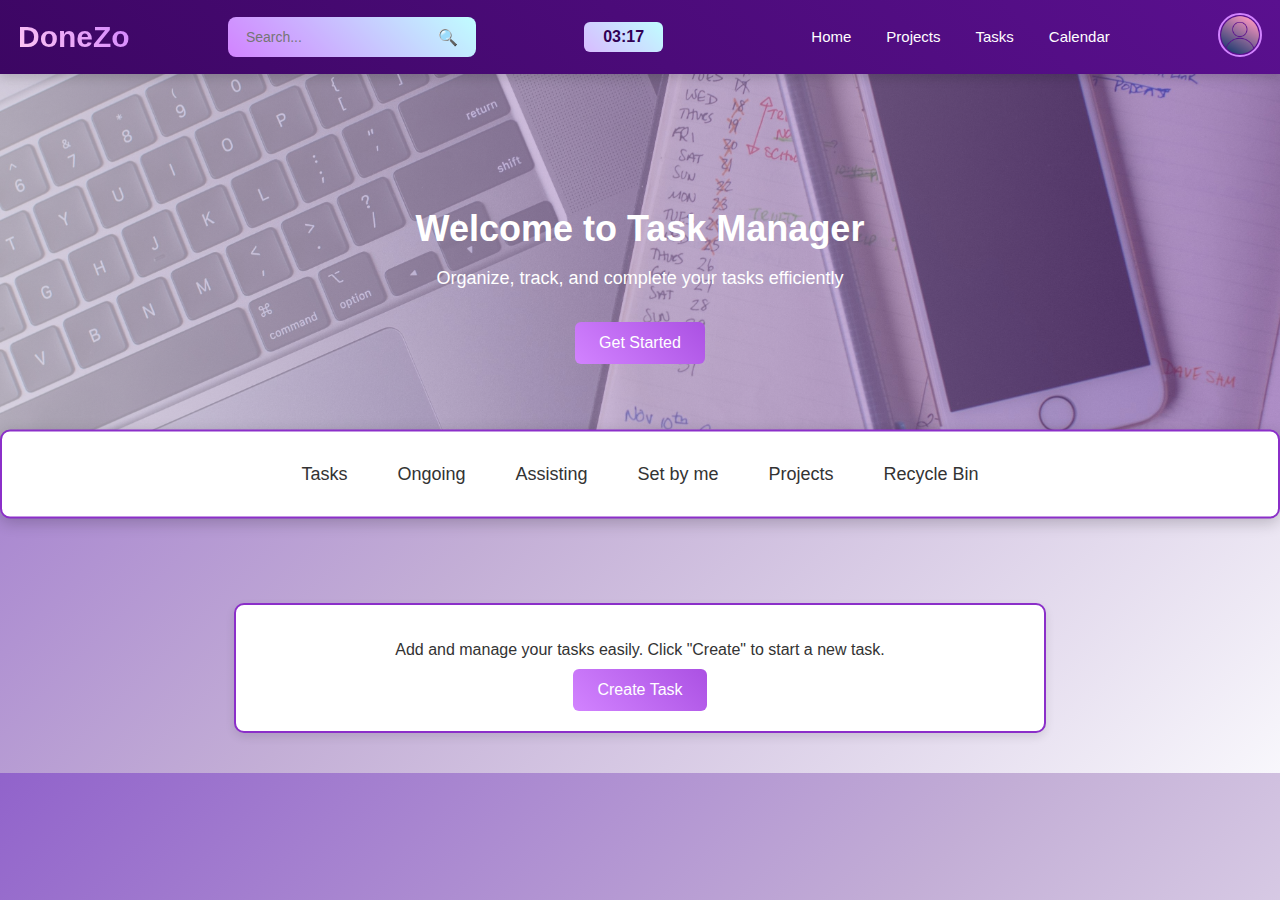
<file: index.html>
<!DOCTYPE html>
<html lang="en">
<head>
    <meta charset="UTF-8">
    <meta name="viewport" content="width=device-width, initial-scale=1.0">
    <title>Home DoneZo</title>
    <link rel="stylesheet" href="style.css">
</head>
<body>

    <!-- Navbar -->
    <nav class="navbar">
        <div class="logo">DoneZo</div>

        <!-- Search Bar -->
        <div class="search-box">
            <input type="text" placeholder="Search...">
            <button>🔍</button>
        </div>

        <div id="clock" class="clock"></div> <!-- Real-time Clock -->


        <ul class="nav-links" id="navLinks">
            <li><a href="#">Home</a></li>
            <li><a href="#">Projects</a></li>
            <li><a href="#">Tasks</a></li>
            <li><a href="calender.html">Calendar</a></li>
          
        </ul>

        <!-- Profile Section with Dropdown -->
        <div class="profile" id="profile">
            <img src="images/profilePic.png" alt="Profile">
            <ul class="profile-menu" id="profileMenu">
                <li><a href="profile.html">My Profile</a></li>
                <li><a href="settings.html">Settings</a></li>
                <li><a href="signup.html">Register</a></li>
                <li><a href="login.html">Login</a></li>
                <li><a href="#">Logout</a></li>
            </ul>
        </div>


        <button class="menu-toggle" onclick="toggleMenu()">☰</button>
    </nav>

    <!-- banner section -->
    <div class="banner">
        <div class="banner-content">
            <h1>Welcome to Task Manager</h1>
            <p>Organize, track, and complete your tasks efficiently</p>
            <button class="cta-button">Get Started</button>
        </div>
    </div>

    <!-- Horizontal Navigation Menu -->
<div class="sub-nav">
    <ul class="sub-nav-links">
        <li><a href="#">Tasks</a></li>
        <li><a href="#">Ongoing</a></li>
        <li><a href="#">Assisting</a></li>
        <li><a href="#">Set by me</a></li>
        <li><a href="#">Projects</a></li>
        <li><a href="#">Recycle Bin</a></li>
       
    </ul>
</div>

<!-- Task Area Box -->
<div class="task-area-container">
    <p>Add and manage your tasks easily. Click "Create" to start a new task.</p>
    <button onclick="redirectToCreateTask()">Create Task</button>
    
</div>



    

    <script src="script.js"></script>
</body>
</html>
</file>
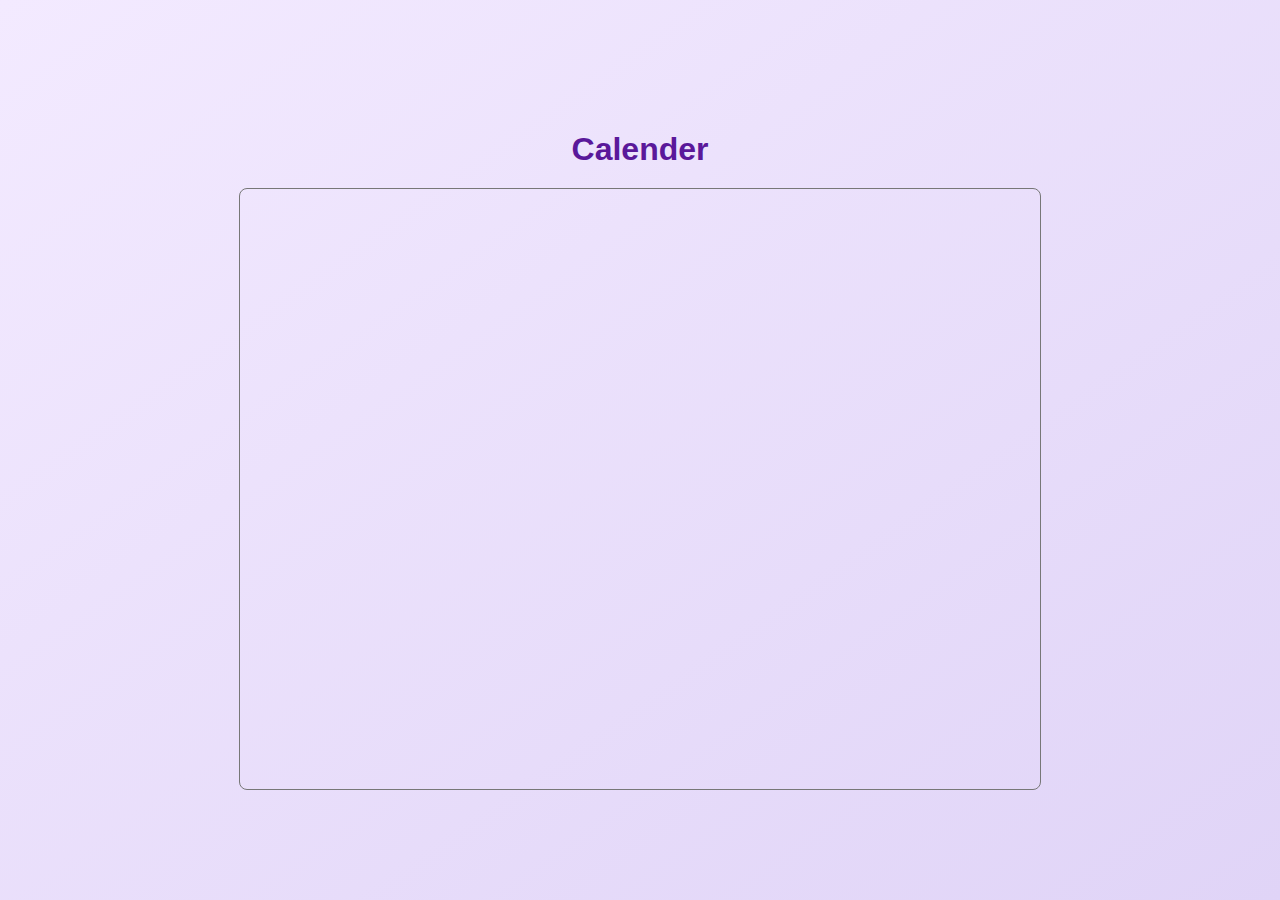
<file: calender.html>
<!DOCTYPE html>
<html lang="en">
<head>
    <meta charset="UTF-8">
    <meta name="viewport" content="width=device-width, initial-scale=1.0">
    <title>Calender</title>
</head>
<body>
    <style>
        body {
          margin: 0;
          padding: 0;
          font-family: "Segoe UI", sans-serif;
          background: linear-gradient(to bottom right, #f3eaff, #e0d4f7);
          display: flex;
          flex-direction: column;
          align-items: center;
          justify-content: center;
          height: 100vh;
        }
    
        h1 {
          margin-bottom: 20px;
          color: #5a189a;
        }
    
        iframe {
          border: solid 1px #777;
          border-radius: 8px;
        }
      </style>
    <h1>Calender</h1>
    <iframe src="https://calendar.google.com/calendar/embed?height=600&wkst=1&ctz=UTC&showPrint=0&src=c2hlZmFsaWxvaGFuaTA5QGdtYWlsLmNvbQ&src=Y2xhc3Nyb29tMTAzMDUyMDYyNjQ1NDIwMjQzNTMyQGdyb3VwLmNhbGVuZGFyLmdvb2dsZS5jb20&src=Y19jbGFzc3Jvb205ZjA1Y2Q2MUBncm91cC5jYWxlbmRhci5nb29nbGUuY29t&src=Y19jbGFzc3Jvb202ZGE0ZmRjZUBncm91cC5jYWxlbmRhci5nb29nbGUuY29t&src=Y2xhc3Nyb29tMTEwMTU3MDcwMzM4NzI5Mjg4Njc4QGdyb3VwLmNhbGVuZGFyLmdvb2dsZS5jb20&src=Y2xhc3Nyb29tMTE3NTcyNTkzOTIxNjUxODgzOTA5QGdyb3VwLmNhbGVuZGFyLmdvb2dsZS5jb20&src=Y2xhc3Nyb29tMTE2OTk0Mzg2NTI0Nzk4NTAyNDMyQGdyb3VwLmNhbGVuZGFyLmdvb2dsZS5jb20&src=Y2xhc3Nyb29tMTA0NjAxMTAxNDkyNzEzODYyMzE4QGdyb3VwLmNhbGVuZGFyLmdvb2dsZS5jb20&src=Y19jbGFzc3Jvb20zOGNkYTNkYUBncm91cC5jYWxlbmRhci5nb29nbGUuY29t&src=ZW4uaW5kaWFuI2hvbGlkYXlAZ3JvdXAudi5jYWxlbmRhci5nb29nbGUuY29t&src=Y2xhc3Nyb29tMTExNzE5NTg5MDU4MTQ0MzYyOTM3QGdyb3VwLmNhbGVuZGFyLmdvb2dsZS5jb20&src=Y2xhc3Nyb29tMTEyMDM3NDA1MDE3MDEyMDczMzM3QGdyb3VwLmNhbGVuZGFyLmdvb2dsZS5jb20&src=Y2xhc3Nyb29tMTA3OTIxNjAyNTg3MDA0NDY0NDEyQGdyb3VwLmNhbGVuZGFyLmdvb2dsZS5jb20&src=Y2xhc3Nyb29tMTEwNDEyMjE1OTMzMTEwMjE4NjkzQGdyb3VwLmNhbGVuZGFyLmdvb2dsZS5jb20&color=%23039BE5&color=%23c26401&color=%23c26401&color=%23137333&color=%237627bb&color=%230047a8&color=%23007b83&color=%230047a8&color=%237627bb&color=%230B8043&color=%23137333&color=%23007b83&color=%237627bb&color=%230047a8" style="border:solid 1px #777" width="800" height="600" frameborder="0" scrolling="no"></iframe>
    
</body>
</html>
</file>
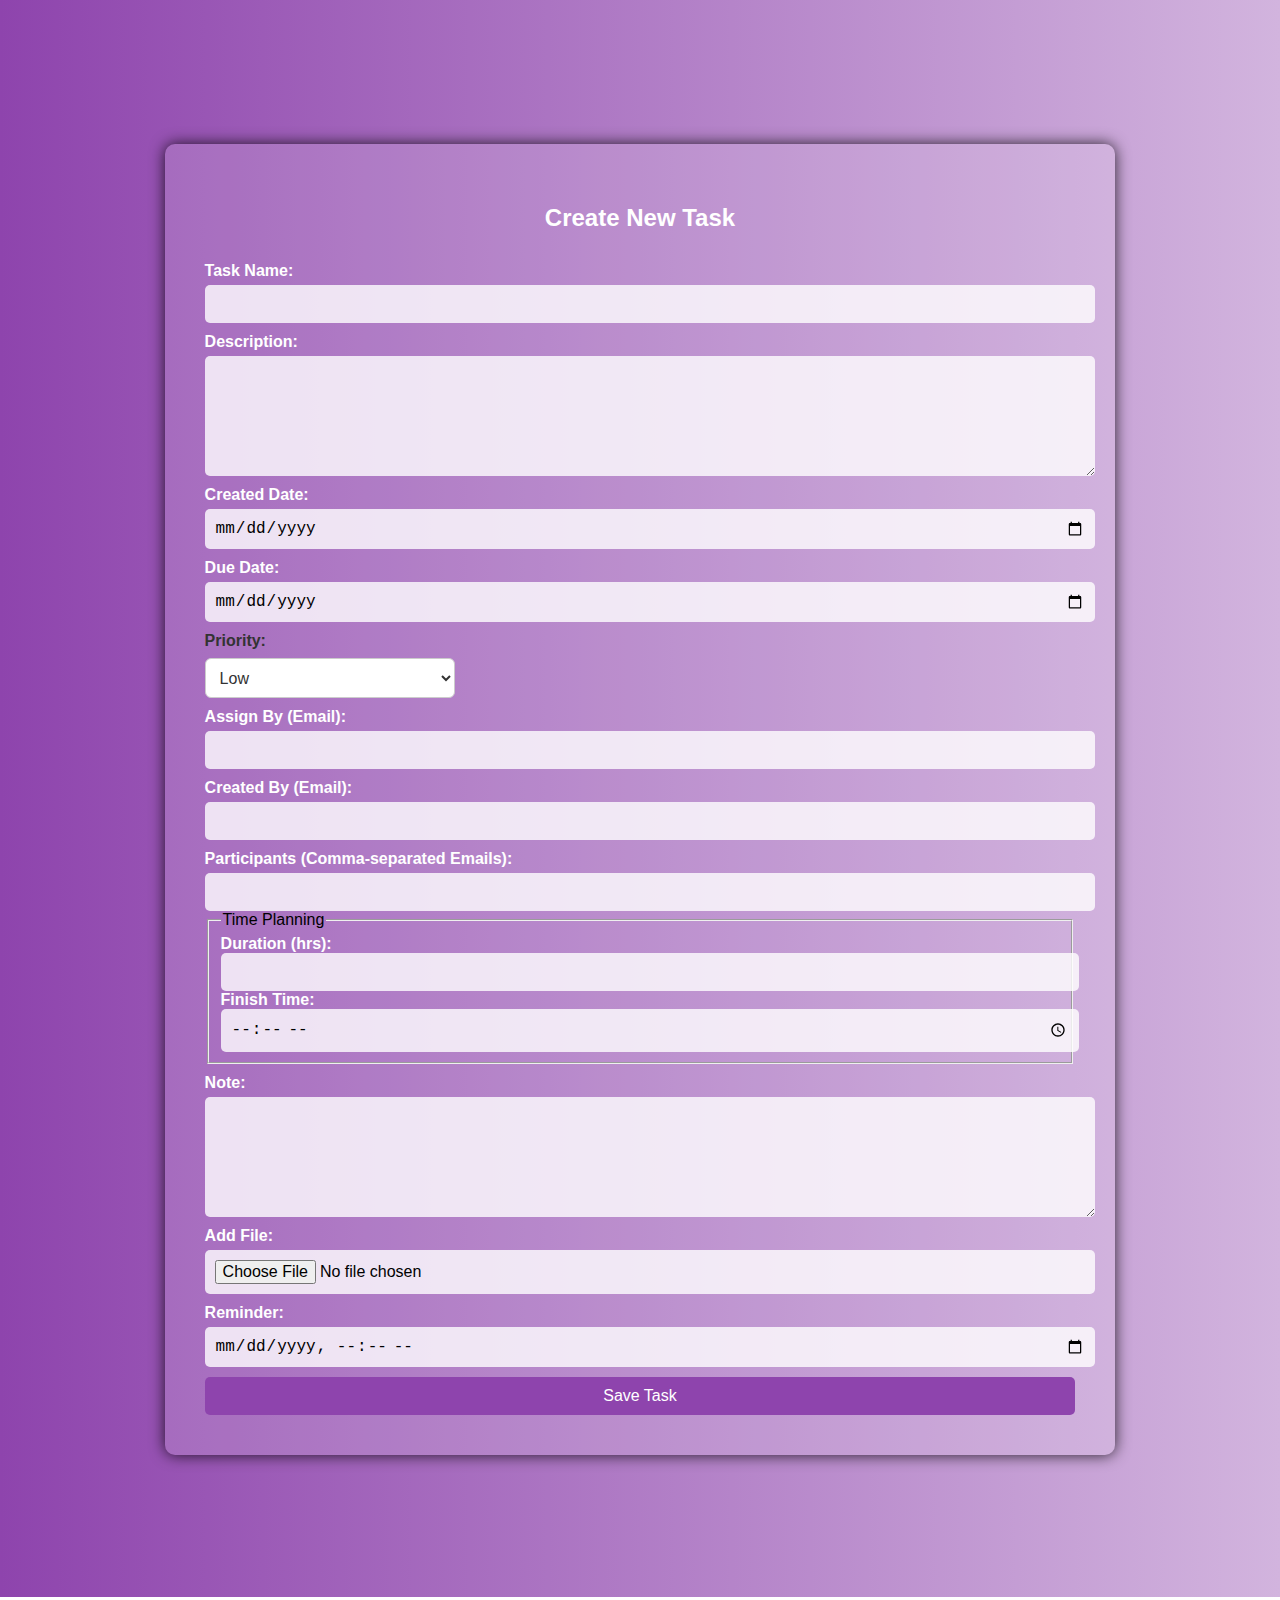
<file: createTask.html>
<!DOCTYPE html>
<html lang="en">
<head>
    <meta charset="UTF-8">
    <meta name="viewport" content="width=device-width, initial-scale=1.0">
    <title>Create Task | Task Manager</title>
    <link rel="stylesheet" href="createTask.css"> <!-- Linking CSS -->
</head>
<body>

    <!-- Task Form Container -->
    <div class="task-form-container">
        <h2>Create New Task</h2>
        <form id="taskForm">
            <label for="taskName">Task Name:</label>
      <input type="text" id="taskName" name="taskName" required>

      <label for="description">Description:</label>
      <textarea id="description" name="description" rows="3"></textarea>

      <label for="createdDate">Created Date:</label>
      <input type="date" id="createdDate" name="createdDate" required>

      <label for="dueDate">Due Date:</label>
      <input type="date" id="dueDate" name="dueDate" required>

      <label for="priority">Priority:</label>
      <select id="priority" name="priority">
        <option value="Low">Low</option>
        <option value="Medium">Medium</option>
        <option value="High">High</option>
      </select>

      <label for="assignBy">Assign By (Email):</label>
      <input type="email" id="assignBy" name="assignBy" required>

      <label for="createdBy">Created By (Email):</label>
      <input type="email" id="createdBy" name="createdBy" required>

      <label for="participants">Participants (Comma-separated Emails):</label>
      <input type="text" id="participants" name="participants">

      <fieldset>
        <legend>Time Planning</legend>
        <label for="duration">Duration (hrs):</label>
        <input type="number" id="duration" name="duration">

        <label for="finish">Finish Time:</label>
        <input type="time" id="finish" name="finish">
      </fieldset>

      <label for="note">Note:</label>
      <textarea id="note" name="note" rows="2"></textarea>

      <label for="file">Add File:</label>
      <input type="file" id="file" name="file">

      <label for="reminder">Reminder:</label>
      <input type="datetime-local" id="reminder" name="reminder">

            <button type="button" onclick="saveTask()">Save Task</button>
        </form>
    </div>

    <!-- Popup Confirmation -->
    <div id="popup" class="popup">
        <p>Task Created Successfully!</p>
        <button onclick="closePopup()">OK</button>
    </div>

    <script src="create-task.js"></script> <!-- Linking JS -->
</body>
</html>
</file>
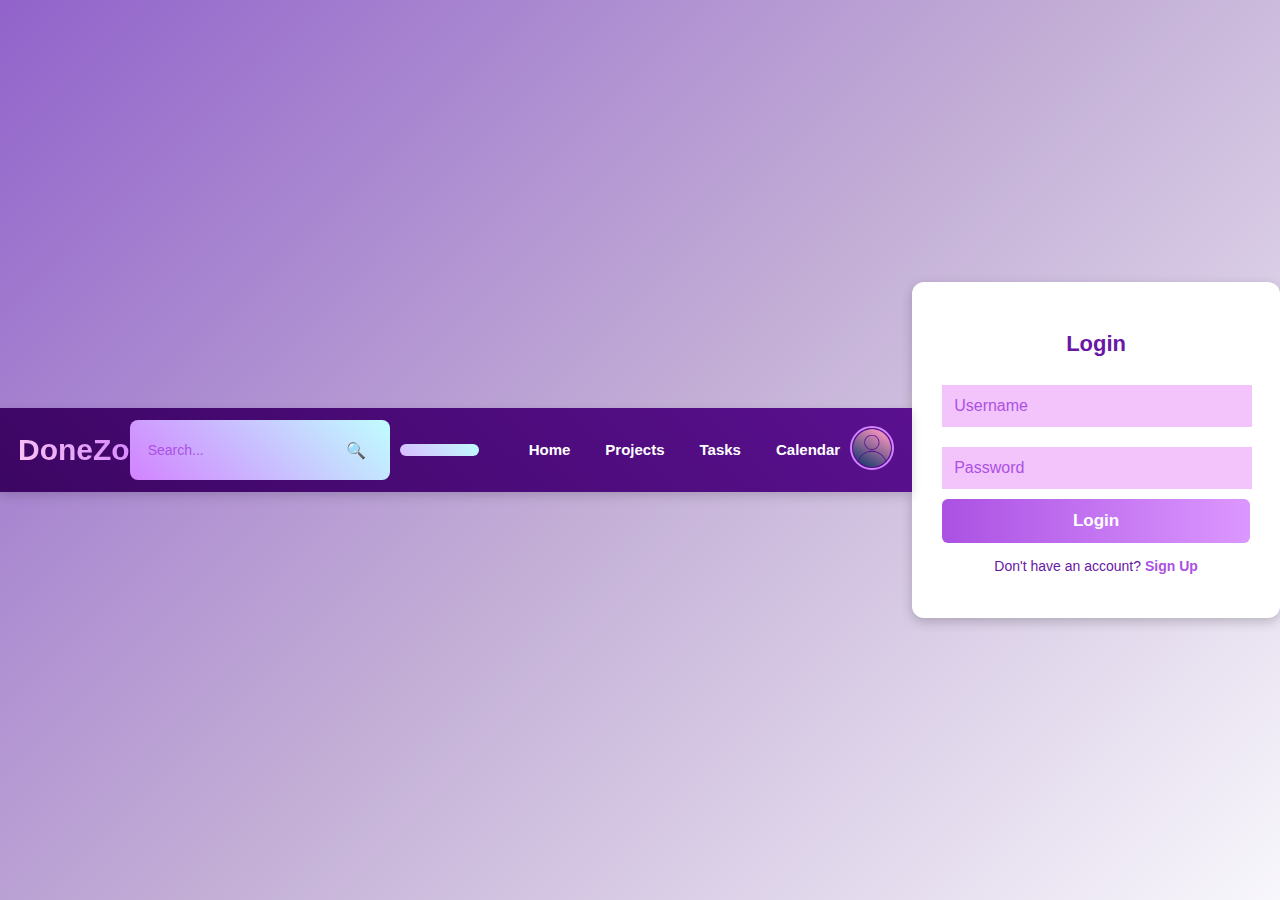
<file: login.html>
<!DOCTYPE html>
<html lang="en">
<head>
    <meta charset="UTF-8">
    <meta name="viewport" content="width=device-width, initial-scale=1.0">
    <title>Login | Task Manager</title>
    <link rel="stylesheet" href="login.css">
    <link rel="stylesheet" href="style.css">

</head>
<body>
 <!-- Navbar -->
 <nav class="navbar">
    <div class="logo">DoneZo</div>

    <!-- Search Bar -->
    <div class="search-box">
        <input type="text" placeholder="Search...">
        <button>🔍</button>
    </div>

    <div id="clock" class="clock"></div> <!-- Real-time Clock -->


    <ul class="nav-links" id="navLinks">
        <li><a href="#">Home</a></li>
        <li><a href="#">Projects</a></li>
        <li><a href="#">Tasks</a></li>
        <li><a href="#">Calendar</a></li>
      
    </ul>

    <!-- Profile Section with Dropdown -->
    <div class="profile" id="profile">
        <img src="images/profilePic.png" alt="Profile">
        <ul class="profile-menu" id="profileMenu">
            <li><a href="profile.html">My Profile</a></li>
            <li><a href="settings.html">Settings</a></li>
            <li><a href="signup.html">Register</a></li>
            <li><a href="login.html">Login</a></li>
            <li><a href="#">Logout</a></li>
        </ul>
    </div>


    <button class="menu-toggle" onclick="toggleMenu()">☰</button>
</nav>

    <div class="container">
        <h2>Login</h2>
        <form onsubmit="loginUser(event)">
            <input type="text" id="loginUser" placeholder="Username" required>
            <input type="password" id="loginPass" placeholder="Password" required>
            <button type="submit">Login</button>
        </form>
        <p>Don't have an account? <a href="signup.html">Sign Up</a></p>
    </div>
    <script src="login.js"></script>
</body>
</html>
</file>
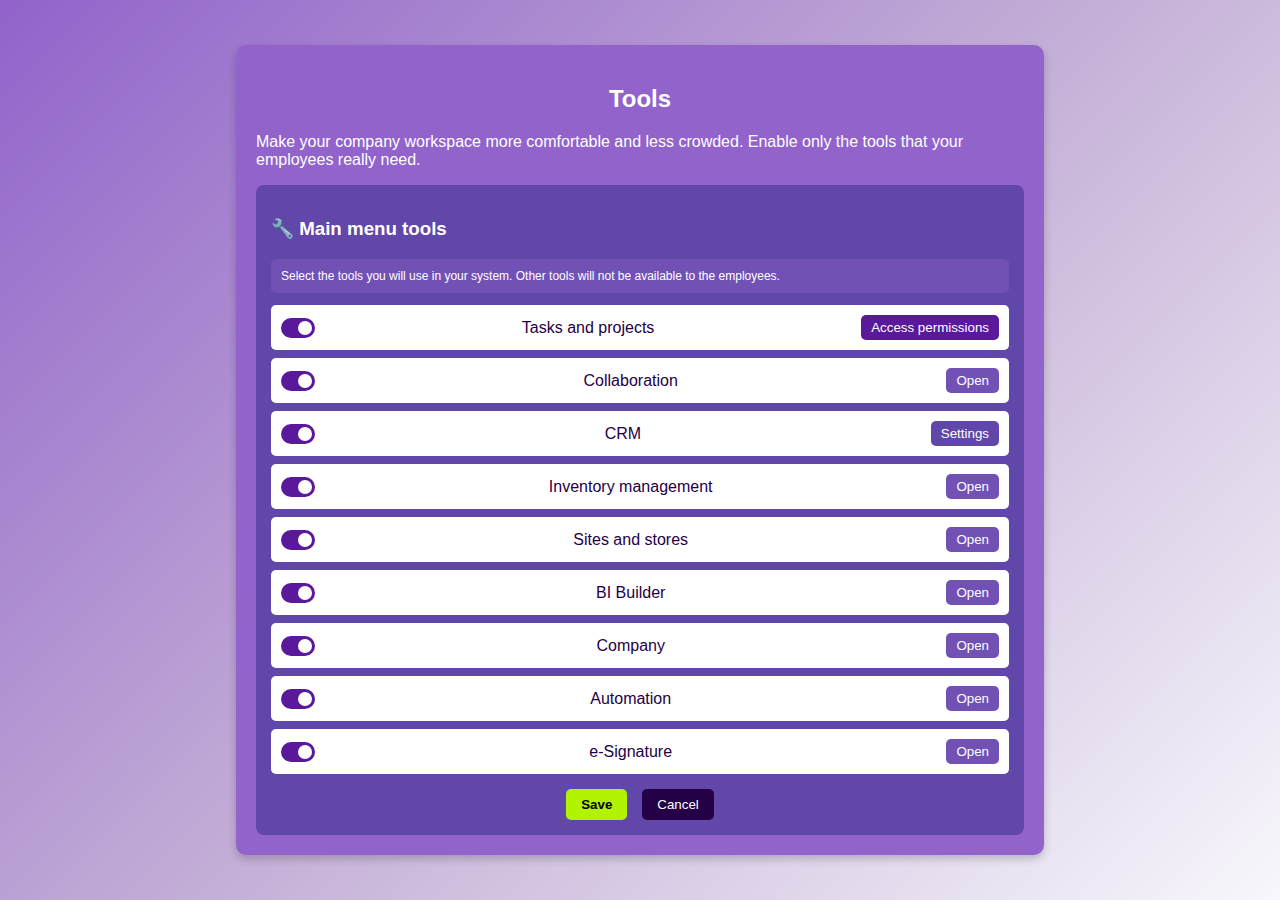
<file: settings.html>
<!DOCTYPE html>
<html lang="en">
<head>
    <meta charset="UTF-8">
    <meta name="viewport" content="width=device-width, initial-scale=1.0">
    <title>Settings | Task Manager</title>
    <link rel="stylesheet" href="settings.css">
</head>
<body>
    <div class="settings-container">
        <h2>Tools</h2>
        <p>Make your company workspace more comfortable and less crowded. Enable only the tools that your employees really need.</p>

        <div class="main-tools">
            <h3>🔧 Main menu tools</h3>
            <p class="info-box">Select the tools you will use in your system. Other tools will not be available to the employees.</p>
            
            <div class="tool-list">
                <div class="tool-item">
                    <label class="switch">
                        <input type="checkbox" checked>
                        <span class="slider"></span>
                    </label>
                    <span>Tasks and projects</span>
                    <button class="access-btn">Access permissions</button>
                </div>

                <div class="tool-item">
                    <label class="switch">
                        <input type="checkbox" checked>
                        <span class="slider"></span>
                    </label>
                    <span>Collaboration</span>
                    <button class="open-btn">Open</button>
                </div>

                <div class="tool-item">
                    <label class="switch">
                        <input type="checkbox" checked>
                        <span class="slider"></span>
                    </label>
                    <span>CRM</span>
                    <button class="settings-btn">Settings</button>
                </div>

                <div class="tool-item">
                    <label class="switch">
                        <input type="checkbox" checked>
                        <span class="slider"></span>
                    </label>
                    <span>Inventory management</span>
                    <button class="open-btn">Open</button>
                </div>

                <div class="tool-item">
                    <label class="switch">
                        <input type="checkbox" checked>
                        <span class="slider"></span>
                    </label>
                    <span>Sites and stores</span>
                    <button class="open-btn">Open</button>
                </div>

                <div class="tool-item">
                    <label class="switch">
                        <input type="checkbox" checked>
                        <span class="slider"></span>
                    </label>
                    <span>BI Builder</span>
                    <button class="open-btn">Open</button>
                </div>

                <div class="tool-item">
                    <label class="switch">
                        <input type="checkbox" checked>
                        <span class="slider"></span>
                    </label>
                    <span>Company</span>
                    <button class="open-btn">Open</button>
                </div>

                <div class="tool-item">
                    <label class="switch">
                        <input type="checkbox" checked>
                        <span class="slider"></span>
                    </label>
                    <span>Automation</span>
                    <button class="open-btn">Open</button>
                </div>

                <div class="tool-item">
                    <label class="switch">
                        <input type="checkbox" checked>
                        <span class="slider"></span>
                    </label>
                    <span>e-Signature</span>
                    <button class="open-btn">Open</button>
                </div>
            </div>

            <div class="buttons">
                <button class="save-btn">Save</button>
                <button class="cancel-btn">Cancel</button>
            </div>
        </div>
    </div>
    <div class="popup-modal">
        <p>Settings saved successfully!</p>
        <button class="close-btn">OK</button>
    </div>

    <script src="settings.js"></script>
</body>
</html>
</file>
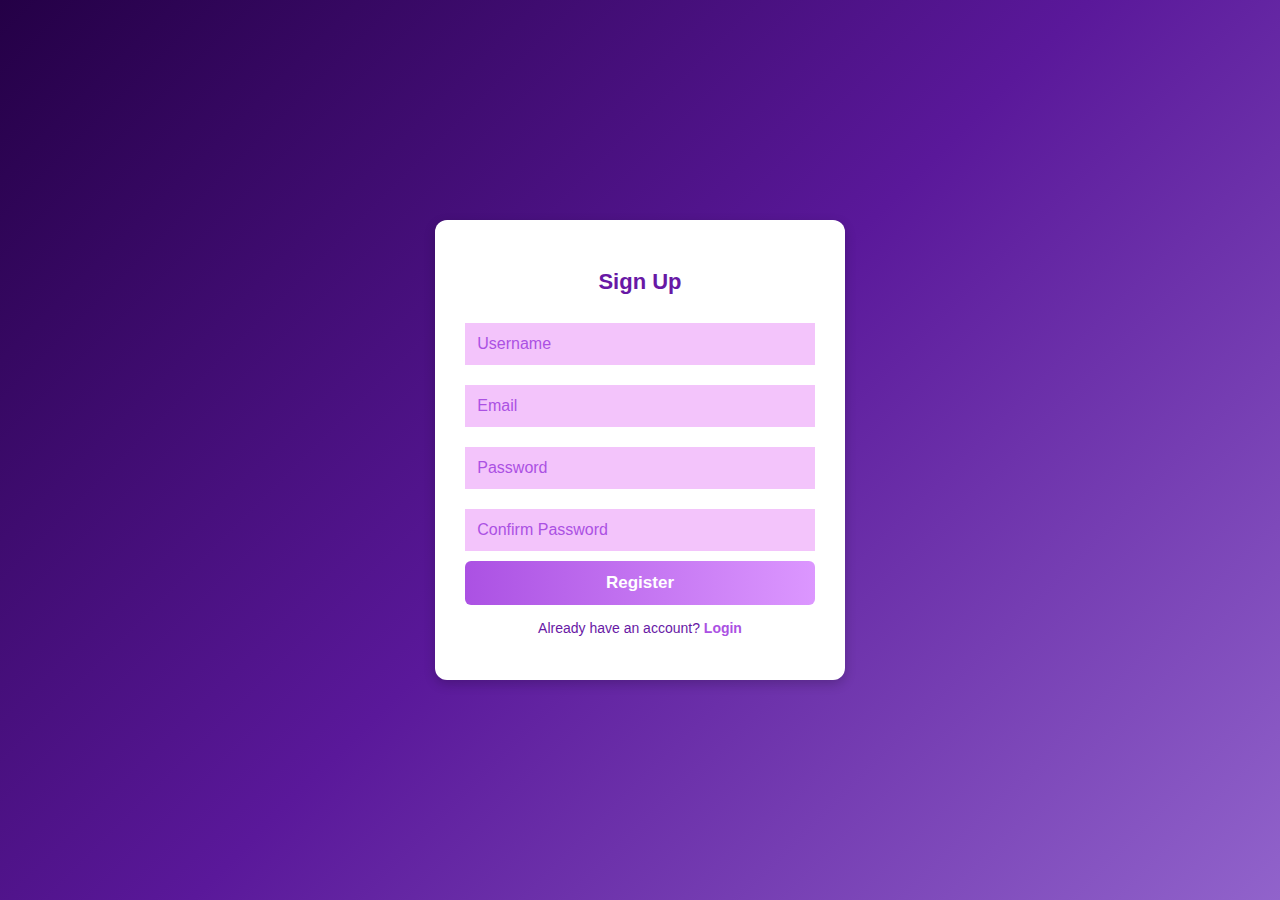
<file: signup.html>
<!DOCTYPE html>
<html lang="en">
<head>
  <meta charset="UTF-8" />
  <meta name="viewport" content="width=device-width, initial-scale=1.0"/>
  <title>Sign Up | Task Manager</title>
  <link rel="stylesheet" href="signup.css" />
</head>
<body>
  <div class="container">
    <h2>Sign Up</h2>
    <form id="signupForm">
      <input type="text" id="username" placeholder="Username" required />
      <input type="email" id="email" placeholder="Email" required />
      <input type="password" id="password" placeholder="Password" required />
      <input type="password" id="confirmPassword" placeholder="Confirm Password" required />
      <button type="button" onclick="sendOTP()">Register</button>
    </form>

    <div id="otpSection" style="display:none;">
      <p>Enter the OTP sent to your email:</p>
      <input type="text" id="otp" placeholder="Enter OTP" />
      <button onclick="verifyOTP()">Verify OTP</button>
    </div>

    <p>Already have an account? <a href="login.html">Login</a></p>
  </div>

  <script src="signup.js"></script>
</body>
</html>
</file>
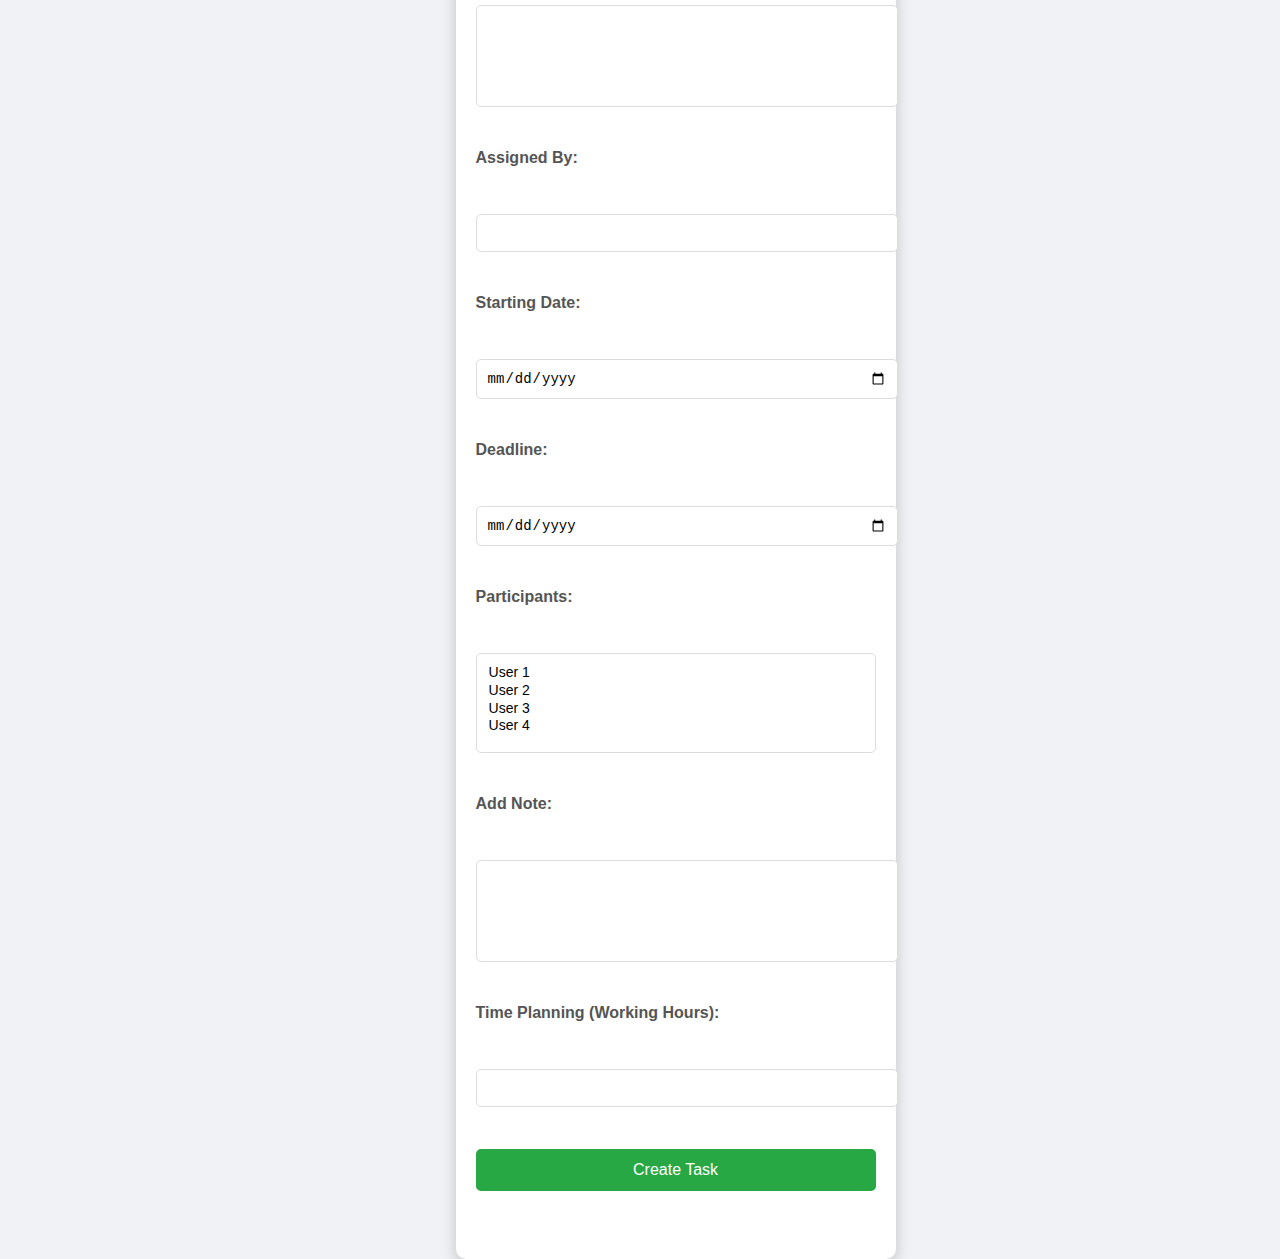
<file: task.html>
<!DOCTYPE html>
<html lang="en">
<head>
    <meta charset="UTF-8">
    <meta name="viewport" content="width=device-width, initial-scale=1.0">
    <title>Create Task</title>
    <link rel="stylesheet" href="task.css">
</head>
<body>
    <div class="container">
        <h2>Create Task</h2>
        <form id="taskForm">
            <label for="taskName">Task Name:</label>
            <input type="text" id="taskName" required>

            <label for="description">Description:</label>
            <textarea id="description" required></textarea>

            <label for="assignedBy">Assigned By:</label>
            <input type="text" id="assignedBy" required>

            <label for="startDate">Starting Date:</label>
            <input type="date" id="startDate" required>

            <label for="deadline">Deadline:</label>
            <input type="date" id="deadline" required>

            <label for="participants">Participants:</label>
            <select id="participants" multiple>
                <option value="User 1">User 1</option>
                <option value="User 2">User 2</option>
                <option value="User 3">User 3</option>
                <option value="User 4">User 4</option>
            </select>

            <label for="notes">Add Note:</label>
            <textarea id="notes"></textarea>

            <label for="timePlanning">Time Planning (Working Hours):</label>
            <input type="number" id="timePlanning" min="1" max="24" required>

            <button type="submit">Create Task</button>
        </form>
    </div>

    <script>
        document.getElementById("taskForm").addEventListener("submit", function(event) {
            event.preventDefault();

            let task = {
                name: document.getElementById("taskName").value,
                description: document.getElementById("description").value,
                assignedBy: document.getElementById("assignedBy").value,
                startDate: document.getElementById("startDate").value,
                deadline: document.getElementById("deadline").value,
                participants: Array.from(document.getElementById("participants").selectedOptions).map(option => option.value),
                notes: document.getElementById("notes").value,
                timePlanning: document.getElementById("timePlanning").value
            };

            console.log("Task Created:", task);
            alert("Task Created Successfully!");

            document.getElementById("taskForm").reset();
        });
    </script>
</body>
</html>
</file>
<file: style.css>
/* General Styles */
body {
    font-family: 'Poppins', sans-serif;
    margin: 0;
    padding: 0;
    background: linear-gradient(135deg, #9163cb, #c3aed6, #f8f7fc);

}

/* Navbar */
.navbar {
    display: flex;
    justify-content: space-between;
    align-items: center;
    background: linear-gradient(45deg, #3C0663, #5A108F);
    padding: 12px 18px;
    color: white;
    position: relative;
    box-shadow: 0px 4px 10px rgba(0, 0, 0, 0.15);
    z-index: 999;
}

/* Logo */
.logo {
    font-size: 30px;
    font-weight: bold;
    background: linear-gradient(45deg, #FFC8F2, #D283FF);
    -webkit-background-clip: text;
    -webkit-text-fill-color: transparent;
}

/* Search Box */
.search-box {
    display: flex;
    align-items: center;
    background: linear-gradient(45deg, #D283FF, #C0FDFF);
    padding: 6px 12px;
    border-radius: 8px;
}

.search-box input {
    border: none;
    padding: 6px;
    width: 180px;
    outline: none;
    background: transparent;
    color: white;
    font-size: 14px;
}

.search-box button {
    background: transparent;
    border: none;
    cursor: pointer;
    font-size: 16px;
    color: #AB51E3;
}

/* Real-time Clock */
.clock {
    font-size: 16px;
    font-weight: bold;
    background: linear-gradient(45deg, #D8BBFF, #C0FDFF);
    color: #310055;
    padding: 6px 12px;
    border-radius: 6px;
    margin-left: 10px;
    text-align: center;
    min-width: 55px;
    font-weight: bold;
}

/* Nav Links */
.nav-links {
    list-style: none;
    display: flex;
    gap: 15px;
}

.nav-links li {
    position: relative;
}

.nav-links a {
    color: white;
    text-decoration: none;
    font-size: 15px;
    padding: 6px 10px;
    border-radius: 4px;
    transition: 0.3s;
}

/* Gradient Hover Effect */
.nav-links a:hover {
    background: linear-gradient(90deg, #E5B3FE, #BD68EE);
    color: #310055;
    font-weight: bold;
    padding: 8px 12px;
}

/* Dropdown Menu */
.dropdown-menu {
    position: absolute;
    top: 100%;
    left: 0;
    background: linear-gradient(45deg, #5A108F, #8B2FC9);
    box-shadow: 0px 3px 5px rgba(0, 0, 0, 0.15);
    display: none;
    list-style: none;
    padding: 0;
    min-width: 140px;
    border-radius: 8px;
}

.dropdown-menu li {
    padding: 8px 10px;
}

.dropdown-menu a {
    color: #E2AFFF;
    display: block;
}

.dropdown:hover .dropdown-menu {
    display: block;
}

/* Profile Section */
.profile {
    position: relative;
    cursor: pointer;
}

.profile img {
    width: 40px;
    height: 40px;
    border-radius: 50%;
    border: 2px solid #D283FF;
}

/* Profile Dropdown */
.profile-menu {
    position: absolute;
    top: 45px;
    right: 0;
    background: linear-gradient(45deg, #C0FDFF, #AB51E3);
    color: white;
    list-style: none;
    padding: 0;
    width: 150px;
    box-shadow: 0px 3px 5px rgba(0, 0, 0, 0.15);
    opacity: 0;
    visibility: hidden;
    transform: translateY(-8px);
    transition: opacity 0.3s ease, transform 0.3s ease, visibility 0.3s;
    border-radius: 6px;
}

.profile-menu li {
    padding: 10px;
    border-bottom: 1px solid #BD68EE;
}

.profile-menu a {
    text-decoration: none;
    color: white;
    display: block;
    font-size: 14px;
}

/* Gradient Hover Effect for Profile Dropdown */
.profile-menu a:hover {
    background: linear-gradient(90deg, #E5B3FE, #D283FF);
    color: #310055;
    font-weight: bold;
    padding: 10px;
}

/* New Hover Effect - Slide Down */
.profile:hover .profile-menu {
    opacity: 1;
    visibility: visible;
    transform: translateY(0);
}

/* Mobile Menu Toggle */
.menu-toggle {
    display: none;
    background: none;
    border: none;
    color: white;
    font-size: 22px;
    cursor: pointer;
}

/* Banner Section */
.banner {
    position: relative;
    width: 100%;
    height: 400px; /* Adjust height as needed */
    background: url('images/backgroundImg.jpg') center/cover no-repeat;
    display: flex;
    align-items: center;
    justify-content: center;
    text-align: center;
    color: white;
}

/* Optional: Gradient Overlay */
.banner::before {
    content: "";
    position: absolute;
    top: 0;
    left: 0;
    width: 100%;
    height: 100%;
    background: linear-gradient(to right, rgba(222, 211, 230, 0.7), rgba(104, 24, 165, 0.4));
}

/* Banner Content */
.banner-content {
    position: relative;
    z-index: 2;
    padding: 20px;
}

.banner h1 {
    font-size: 36px;
    margin-bottom: 10px;
}

.banner p {
    font-size: 18px;
}

/* CTA Button */
.banner .cta-button {
    background: linear-gradient(45deg, #D283FF, #AB51E3);
    color: white;
    padding: 12px 24px;
    font-size: 16px;
    border: none;
    border-radius: 6px;
    cursor: pointer;
    margin-top: 15px;
    transition: 0.3s;
}

.banner .cta-button:hover {
    background: linear-gradient(90deg, #E5B3FE, #DC97FF);
    color: #310055;
    font-weight: bold;
}

/* Floating Sub-Navigation */
.sub-nav-container {
    display: flex;
    justify-content: center;
    position: relative;
    margin-top: -30px; /* Moves the sub-nav slightly up */
}

.sub-nav {
    background: white;
    padding: 2rem;  /* Adjust padding */
    display: flex;
    justify-content: center;
    align-items: center;
    flex-wrap: wrap;
    gap: 1rem;
    border-radius: 10px; /* Rounded floating design */
    box-shadow: 0px 4px 15px rgba(0, 0, 0, 0.2);
    min-width: 500px; /* Ensures it doesn’t spread too much */
    border: 2px solid #8B2FC9;
    z-index: 15;
    transform: translateY(-50%); 
}

/* Sub-Navigation Links */
.sub-nav-links {
    list-style: none;
    display: flex;
    gap: 20px;
    padding: 0;
    margin: 0;
}

.sub-nav-links a {
    text-decoration: none;
    color: #333;
    font-size: 18px;
    font-weight: 500;
    padding: 10px 15px;
    transition: color 0.3s ease;
    border-radius: 6px;
}

.sub-nav-links a:hover {
    color: #5A108F;
}

/* Dropdown Styling */
.dropdown-menu {
    position: absolute;
    top: 100%;
    left: 0;
    background: white;
    box-shadow: 0px 4px 6px rgba(0, 0, 0, 0.1);
    display: none;
    list-style: none;
    padding: 0;
    min-width: 120px;
}

.dropdown-menu li {
    padding: 8px 10px;
    border-bottom: 1px solid #f1f1f1;
}

.dropdown-menu a {
    color: black;
    display: block;
}

.dropdown:hover .dropdown-menu {
    display: block;
}

/* Content Cards (Float and Don't Take Full Width) */
.content-container {
    display: flex;
    justify-content: center;
    gap: 20px;
    margin: 40px 20px;
    flex-wrap: wrap;
}

.card {
    background: white;
    padding: 20px;
    border-radius: 10px;
    box-shadow: 0px 4px 8px rgba(0, 0, 0, 0.1);
    text-align: center;
    width: 300px; /* Fixed width instead of full screen */
    transition: transform 0.3s ease;
}

.card:hover {
    transform: scale(1.05);
}

/* Task Area Box */
.task-area-container {
    display: flex;
    flex-direction: column;
    align-items: center;
    justify-content: center;
    background: white;
    padding: 20px;
    border-radius: 10px;
    box-shadow: 0px 4px 10px rgba(0, 0, 0, 0.1);
    width: 60%;
    margin: 40px auto; /* Adds space from sub-nav */
    text-align: center;
    border: 2px solid #8B2FC9;
}

/* Task Description */
.task-area-container p {
    font-size: 16px;
    color: #333;
    margin-bottom: 10px;
}

/* Create Button */
.task-area-container button {
    background: linear-gradient(45deg, #D283FF, #AB51E3);
    color: white;
    padding: 12px 24px;
    font-size: 16px;
    border: none;
    border-radius: 6px;
    cursor: pointer;
    transition: 0.3s;
}

.task-area-container button:hover {
    background: linear-gradient(90deg, #E5B3FE, #DC97FF);
    color: #310055;
    font-weight: bold;
}






/* Responsive Design */
@media (max-width: 768px) {
    .nav-links {
        display: none;
        flex-direction: column;
        background: linear-gradient(45deg, #5A108F, #8B2FC9);
        position: absolute;
        top: 55px;
        left: 0;
        width: 100%;
        text-align: center;
        padding: 10px 0;
    }

    .nav-links.active {
        display: flex;
    }

    .menu-toggle {
        display: block;
    }

    .search-box {
        display: none;
    }
}
</file>
<file: createTask.css>
/* General Page Styling */
body {

    font-family: 'Arial', sans-serif;
    background: linear-gradient(to right, #8e44ad, #d2b4de); /* Elegant Gradient */
    margin-top: 10px;
    padding: 10px;
    display: flex;
    justify-content: center;
    align-items: center;
    height: 90%;
}

/* Task Form Container */
.task-form-container {
    width: 70%;
    background: rgba(255, 255, 255, 0.15); /* Semi-transparent White */
    padding: 40px;
    margin: 10%;
    border-radius: 10px;
    box-shadow: 0px 0px 15px rgba(0, 0, 0, 0.8);
}

/* Heading */
.task-form-container h2 {
    text-align: center;
    color: white;
}

/* Form Styling */
.task-form-container form {
    display: flex;
    flex-direction: column;
}

/* Labels */
.task-form-container label {
    font-weight: bold;
    margin: 10px 0 5px;
    color: white;
}

/* Input Fields */
.task-form-container input,
.task-form-container textarea {
    padding: 10px;
    border: none;
    border-radius: 5px;
    font-size: 16px;
    width: 100%;
    background: rgba(255, 255, 255, 0.8);
}

/* Textarea */
.task-form-container textarea {
    height: 100px;
}

/* Buttons */
.task-form-container button {
    background: #8e44ad; /* Dark Purple */
    color: white;
    padding: 10px;
    border: none;
    border-radius: 5px;
    font-size: 16px;
    cursor: pointer;
    margin-top: 10px;
}

.task-form-container button:hover {
    background: #6c3483;
}

/* Popup Message */
.popup {
    position: fixed;
    top: 50%;
    left: 50%;
    transform: translate(-50%, -50%);
    background: white;
    color: black;
    padding: 20px;
    box-shadow: 0px 0px 10px rgba(0, 0, 0, 0.3);
    border-radius: 5px;
    display: none;
    text-align: center;
}

.popup button {
    background: #8e44ad;
    color: white;
    border: none;
    padding: 10px;
    border-radius: 5px;
    cursor: pointer;
}

select#priority {
    width: 250px;         /* Increase width */
    height: 40px;         /* Increase height */
    font-size: 16px;      /* Bigger font */
    padding: 5px 10px;    /* Add spacing inside */
    border: 1px solid #ccc;
    border-radius: 6px;
    background-color: #fff;
    color: #333;
  }
  
label[for="priority"] {
    font-size: 16px;
    margin-bottom: 8px;
    display: block;
    color: #333;
  }
</file>
<file: login.css>
/* Gradient Background */
body {
    font-family: 'Poppins', sans-serif;
    background: linear-gradient(135deg, #240046, #5a189a, #9163cb);
    display: flex;
    justify-content: center;
    align-items: center;
    height: 100vh;
    margin: 0;
}

/* Login Container */
.container {
    background: white;
    padding: 30px;
    border-radius: 12px;
    box-shadow: 0px 4px 12px rgba(0, 0, 0, 0.2);
    text-align: center;
    width: 350px;
    color: #6818A5;
}

/* Heading */
h2 {
    margin-bottom: 18px;
    font-size: 22px;
    font-weight: bold;
    color: #6818A5;
}

/* Input Fields */
input {
    width: 93%;
    padding: 12px;
    margin: 10px 0;
    border: none;
    border-radius: 6px #6818A5;
    font-size: 16px;
    background: #F3C4FB;
    color: #6818A5;
    outline: none;
    transition: 0.3s;
}

input::placeholder {
    color: #AB51E3;
}

input:focus {
    background: #E5B3FE;
    color: #6818A5;
    font-weight: bold;
}

/* Login Button */
button {
    width: 100%;
    padding: 12px;
    border: none;
    border-radius: 6px;
    font-size: 17px;
    font-weight: bold;
    background: linear-gradient(90deg, #AB51E3, #DC97FF);
    color: white;
    cursor: pointer;
    transition: 0.3s;
}

button:hover {
    background: linear-gradient(90deg, #b441ed, #360950);
    color: #000000;
}

/* Sign-up Link */
p {
    margin-top: 15px;
    font-size: 14px;
}

a {
    color: #AB51E3;
    text-decoration: none;
    font-weight: bold;
}

a:hover {
    color: #641890;
    text-decoration: underline;
}
</file>
<file: settings.css>
/* Color Palette */
:root {
    --dark-purple: #240046;
    --medium-purple: #5a189a;
    --lavender: #9163cb;
    --soft-purple: #7251b5;
    --light-purple: #6247aa;
    --white: #ffffff;
}

body {
    font-family: 'Arial', sans-serif;
    color: var(--white);
    background: linear-gradient(135deg, #9163cb, #c3aed6, #f8f7fc);

    display: flex;
    justify-content: center;
    align-items: center;
    height: 100vh;
    margin: 0;
}

.settings-container {
    background: var(--lavender);
    padding: 20px;
    border-radius: 10px;
    width: 60%;
    box-shadow: 0 4px 8px rgba(0, 0, 0, 0.2);
}

h2 {
    color: var(--white);
    text-align: center;
}

.subtitle {
    font-size: 14px;
    text-align: center;
    margin-bottom: 20px;
    color: var(--white);
}

.main-tools {
    background: var(--light-purple);
    padding: 15px;
    border-radius: 8px;
}

h3 {
    color: var(--white);
}

.info-box {
    background: var(--soft-purple);
    padding: 10px;
    border-radius: 5px;
    font-size: 12px;
}

.tool-list {
    margin-top: 10px;
}

.tool-item {
    display: flex;
    align-items: center;
    justify-content: space-between;
    background: var(--white);
    color: var(--dark-purple);
    padding: 10px;
    margin: 8px 0;
    border-radius: 5px;
}

button {
    padding: 5px 10px;
    border: none;
    border-radius: 5px;
    cursor: pointer;
}

.access-btn {
    background: var(--medium-purple);
    color: var(--white);
}

.open-btn {
    background: var(--soft-purple);
    color: var(--white);
}

.settings-btn {
    background: var(--light-purple);
    color: var(--white);
}

.buttons {
    display: flex;
    justify-content: center;
    gap: 15px;
    margin-top: 15px;
}

.save-btn {
    background: #b2f302;
    padding: 8px 15px;
    font-weight: bold;
}

.cancel-btn {
    background: var(--dark-purple);
    color: var(--white);
    padding: 8px 15px;
}

.save-btn:hover, .cancel-btn:hover {
    opacity: 0.8;
}

/* Toggle Switch */
.switch {
    position: relative;
    display: inline-block;
    width: 34px;
    height: 20px;
}

.switch input {
    opacity: 0;
    width: 0;
    height: 0;
}

.slider {
    position: absolute;
    top: 0;
    left: 0;
    right: 0;
    bottom: 0;
    background: var(--soft-purple);
    border-radius: 20px;
    transition: 0.4s;
}

.slider:before {
    content: "";
    position: absolute;
    height: 14px;
    width: 14px;
    left: 3px;
    bottom: 3px;
    background: var(--white);
    border-radius: 50%;
    transition: 0.4s;
}

input:checked + .slider {
    background: var(--medium-purple);
}

input:checked + .slider:before {
    transform: translateX(14px);
}

/* Modal Popup Styles */
.popup-modal {
    display: none;
    position: fixed;
    left: 50%;
    top: 50%;
    transform: translate(-50%, -50%);
    width: 300px;
    background: var(--light-purple);
    padding: 20px;
    border-radius: 8px;
    box-shadow: 0 4px 8px rgba(0, 0, 0, 0.3);
    text-align: center;
    z-index: 1000;
}

.popup-modal p {
    color: var(--white);
    margin-bottom: 15px;
}

.close-btn {
    background: var(--medium-purple);
    color: var(--white);
    border: none;
    padding: 8px 15px;
    border-radius: 5px;
    cursor: pointer;
    font-weight: bold;
}

.close-btn:hover {
    background: var(--dark-purple);
}
</file>
<file: signup.css>
/* Gradient Background */
body {
    font-family: 'Poppins', sans-serif;
    background: linear-gradient(135deg, #240046, #5a189a, #9163cb);
    display: flex;
    justify-content: center;
    align-items: center;
    height: 100vh;
    margin: 0;
}

/* Login Container */
.container {
    background: white;
    padding: 30px;
    border-radius: 12px;
    box-shadow: 0px 4px 12px rgba(0, 0, 0, 0.2);
    text-align: center;
    width: 350px;
    color: #6818A5;
}

/* Heading */
h2 {
    margin-bottom: 18px;
    font-size: 22px;
    font-weight: bold;
    color: #6818A5;
}

/* Input Fields */
input {
    width: 93%;
    padding: 12px;
    margin: 10px 0;
    border: none;
    border-radius: 6px #6818A5;
    font-size: 16px;
    background: #F3C4FB;
    color: #6818A5;
    outline: none;
    transition: 0.3s;
}

input::placeholder {
    color: #AB51E3;
}

input:focus {
    background: #E5B3FE;
    color: #6818A5;
    font-weight: bold;
}

/* Login Button */
button {
    width: 100%;
    padding: 12px;
    border: none;
    border-radius: 6px;
    font-size: 17px;
    font-weight: bold;
    background: linear-gradient(90deg, #AB51E3, #DC97FF);
    color: white;
    cursor: pointer;
    transition: 0.3s;
}

button:hover {
    background: linear-gradient(90deg, #b441ed, #360950);
    color: #000000;
}

/* Sign-up Link */
p {
    margin-top: 15px;
    font-size: 14px;
}

a {
    color: #AB51E3;
    text-decoration: none;
    font-weight: bold;
}

a:hover {
    color: #641890;
    text-decoration: underline;
}
</file>
<file: task.css>
/* General Styles */
body {
    font-family: 'Poppins', sans-serif;
    background-color: #f0f2f5;
    margin: 0;
    padding: 0;
    display: flex;
    justify-content: center;
    align-items: center;
    height: 100vh;
}

/* Form Container */
.container {
    background: #fff;
    padding: 20px;
    border-radius: 10px;
    box-shadow: 0px 5px 15px rgba(0, 0, 0, 0.2);
    width: 90%;
    max-width: 400px;
    text-align: center;
}

/* Heading */
h2 {
    color: #333;
    margin-bottom: 20px;
}

/* Form */
form {
    display: flex;
    flex-direction: column;
    gap: 12px;
}

/* Labels */
label {
    font-weight: 600;
    text-align: left;
    display: block;
    margin-bottom: 5px;
    color: #555;
}

/* Input Fields & Textarea */
input, textarea, select {
    padding: 10px;
    border: 1px solid #ddd;
    border-radius: 5px;
    font-size: 14px;
    width: 100%;
}

textarea {
    resize: none;
    height: 80px;
}

/* Multi-Select Styling */
select[multiple] {
    height: 100px;
}

/* Submit Button */
button {
    background-color: #28a745;
    color: white;
    padding: 12px;
    border: none;
    border-radius: 5px;
    font-size: 16px;
    cursor: pointer;
    transition: 0.3s;
}

button:hover {
    background-color: #218838;
}

/* Responsive Design */
@media (max-width: 600px) {
    .container {
        width: 95%;
    }
    input, textarea, select {
        font-size: 16px;
    }
    button {
        font-size: 18px;
    }
}
</file>
